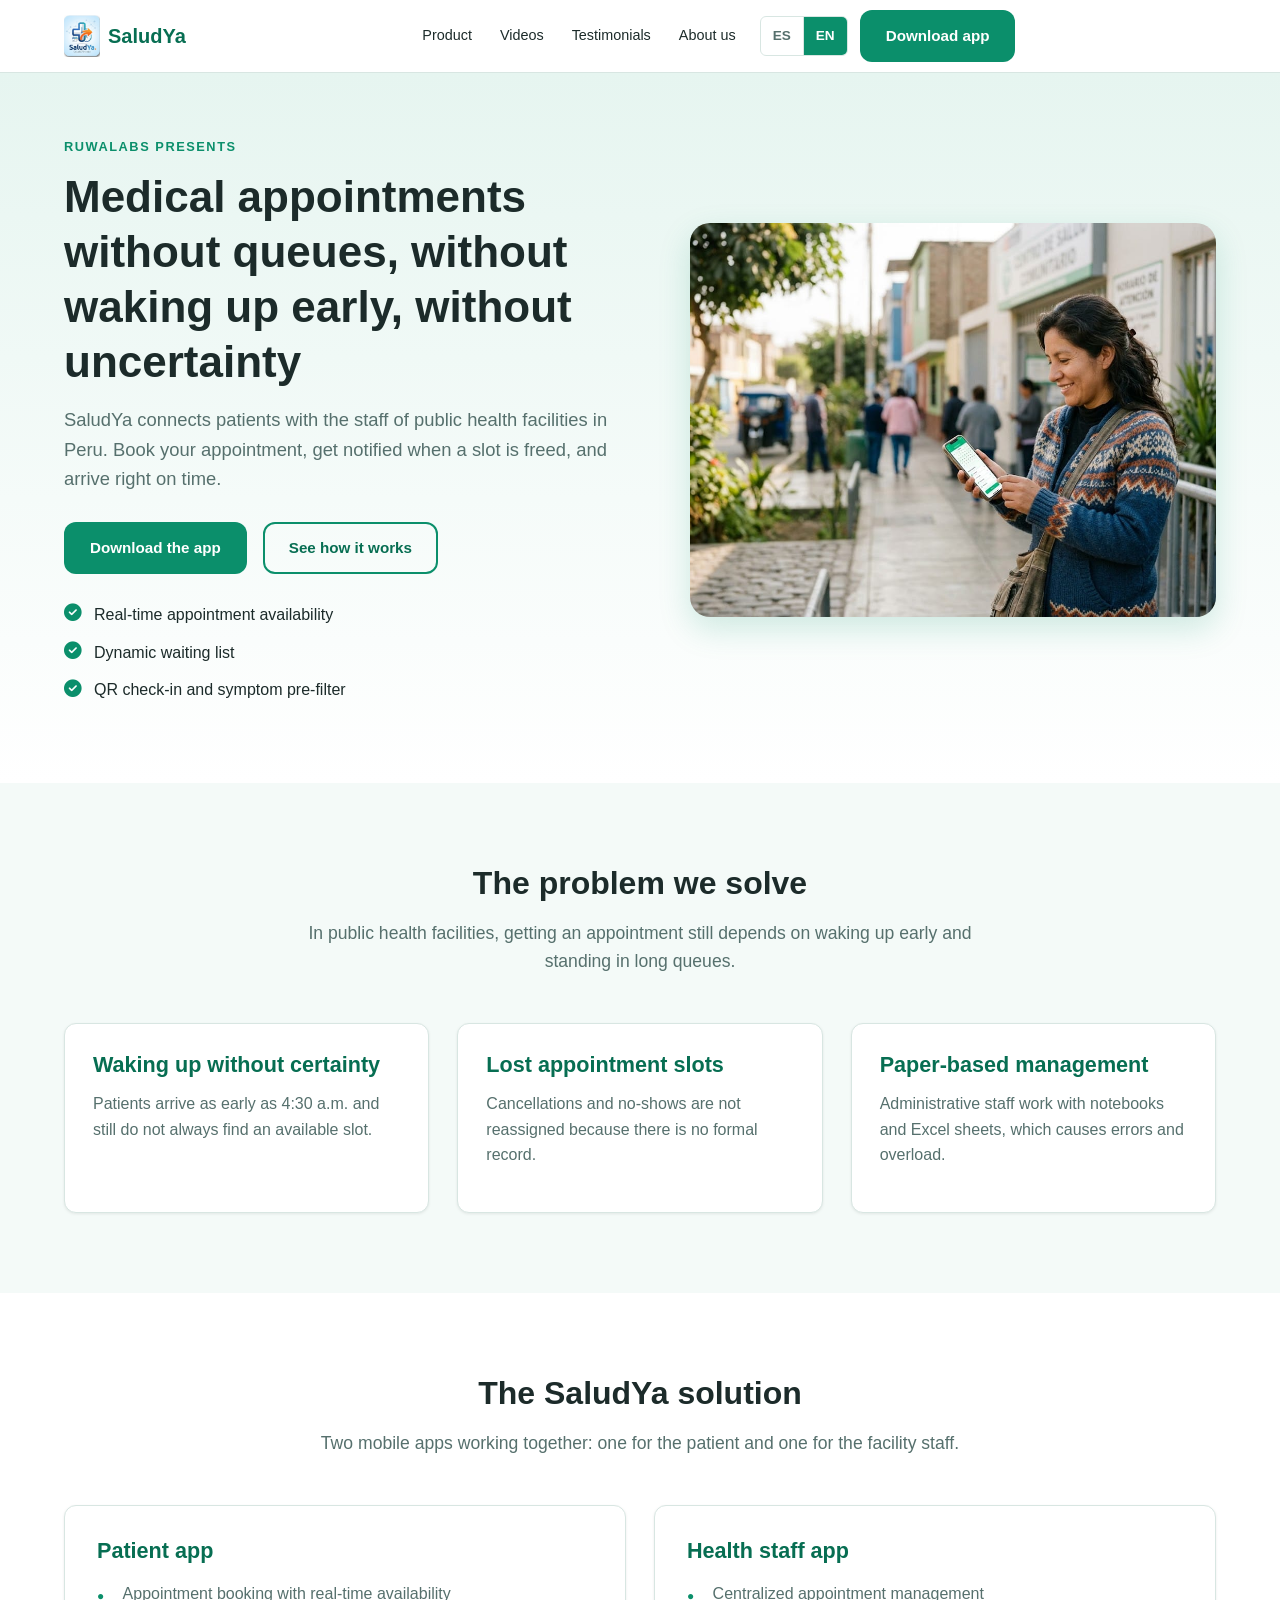
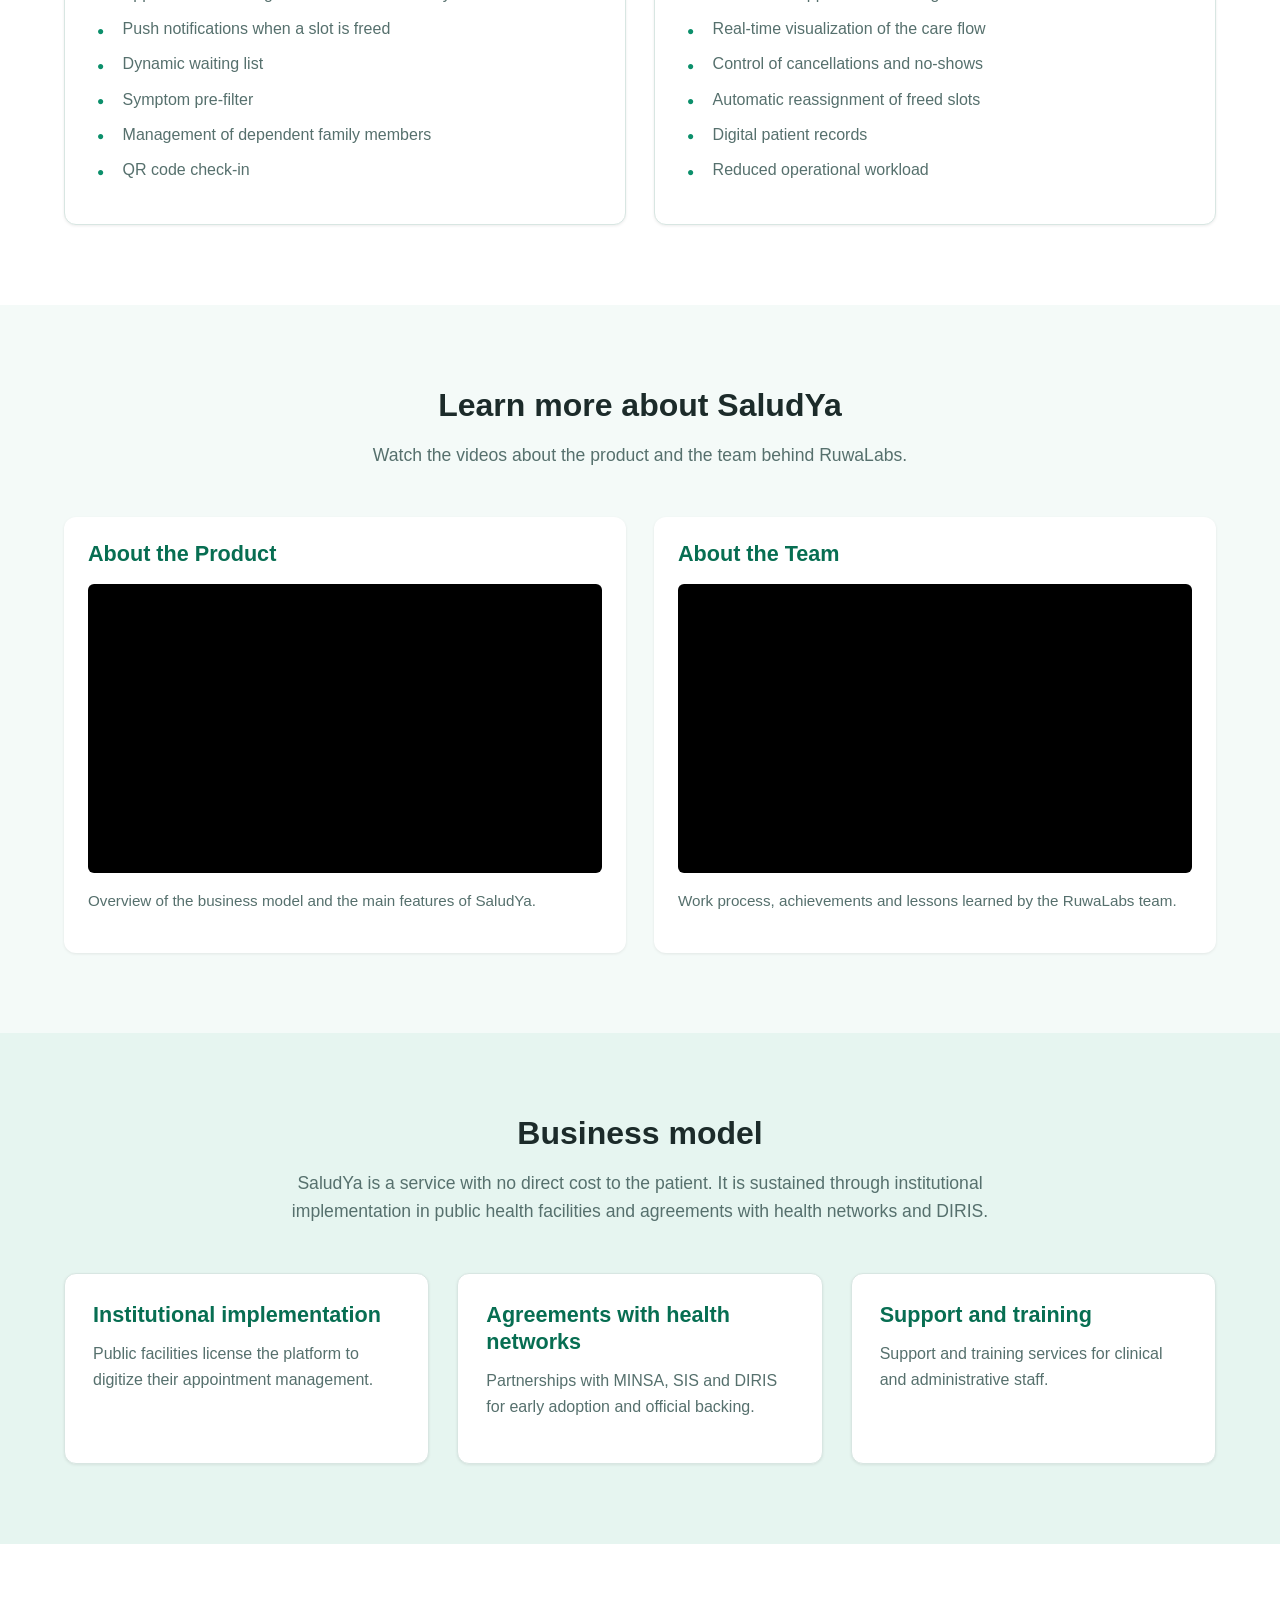
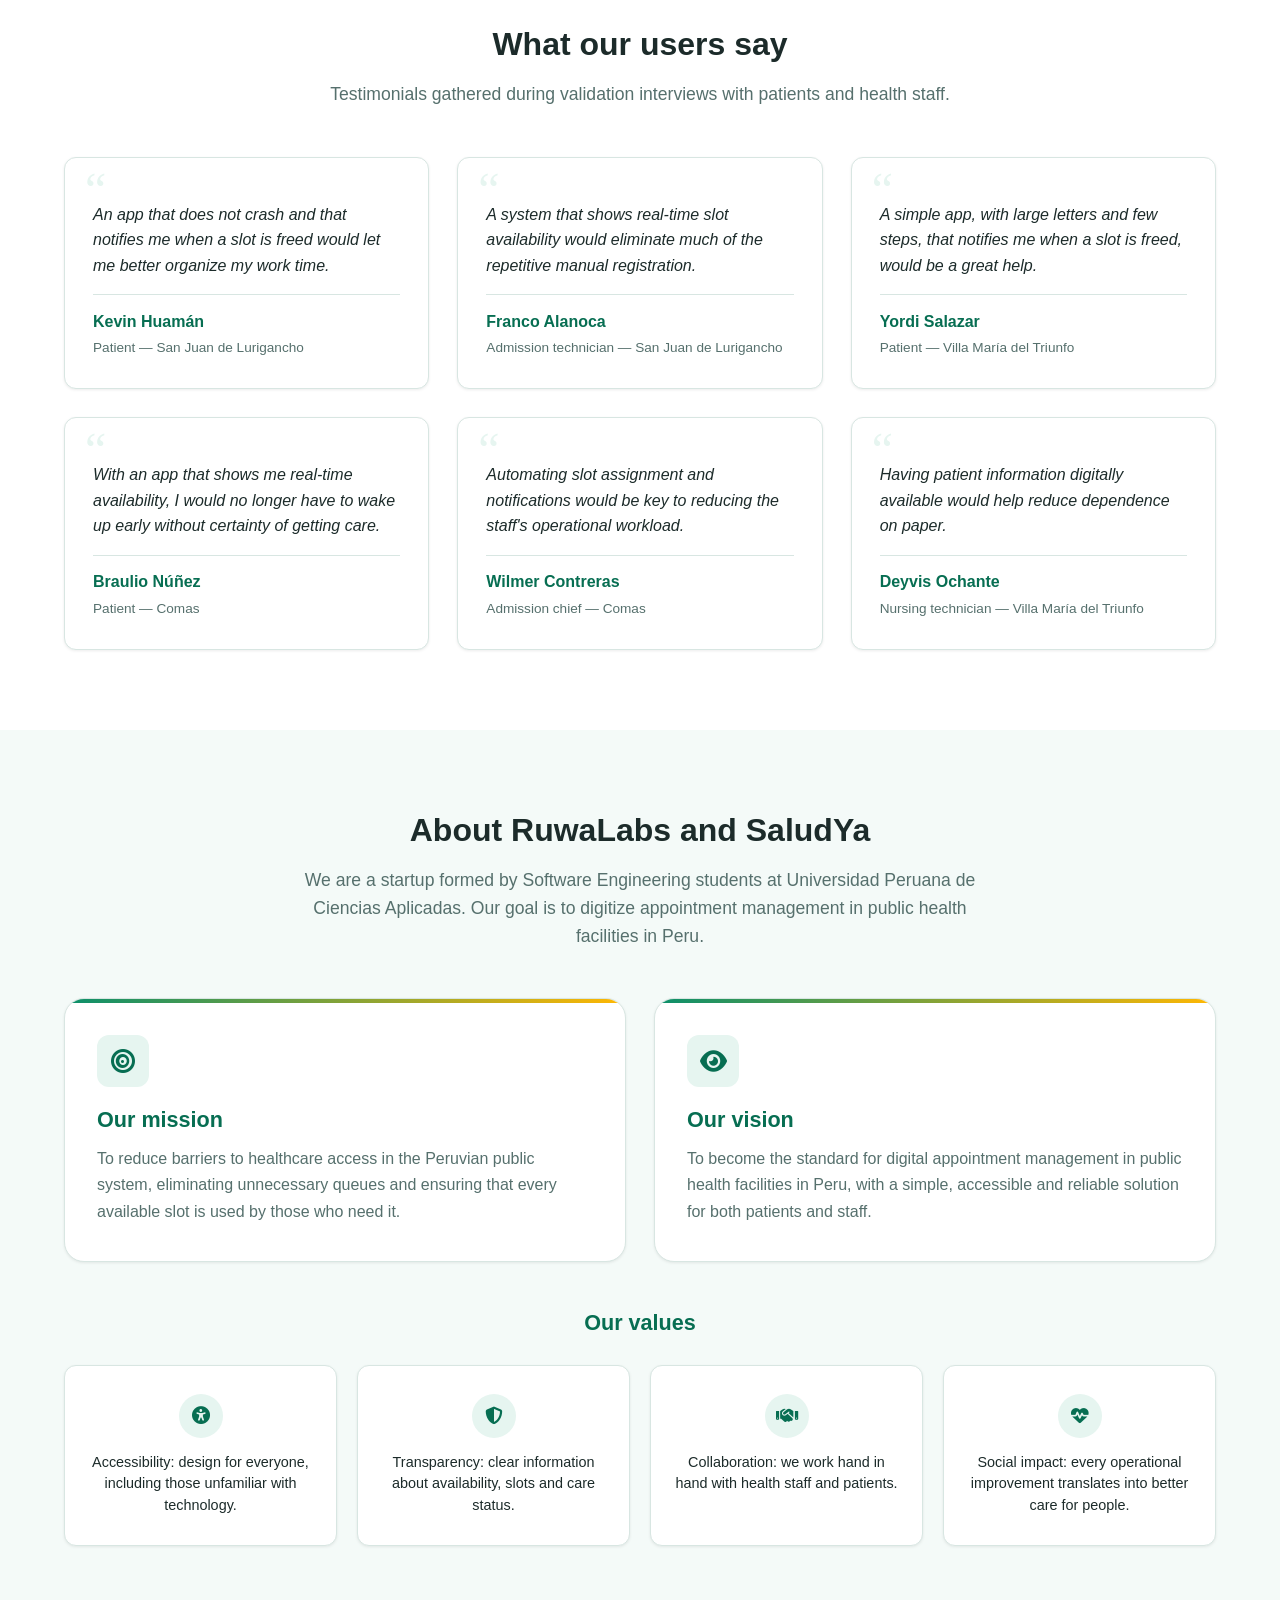
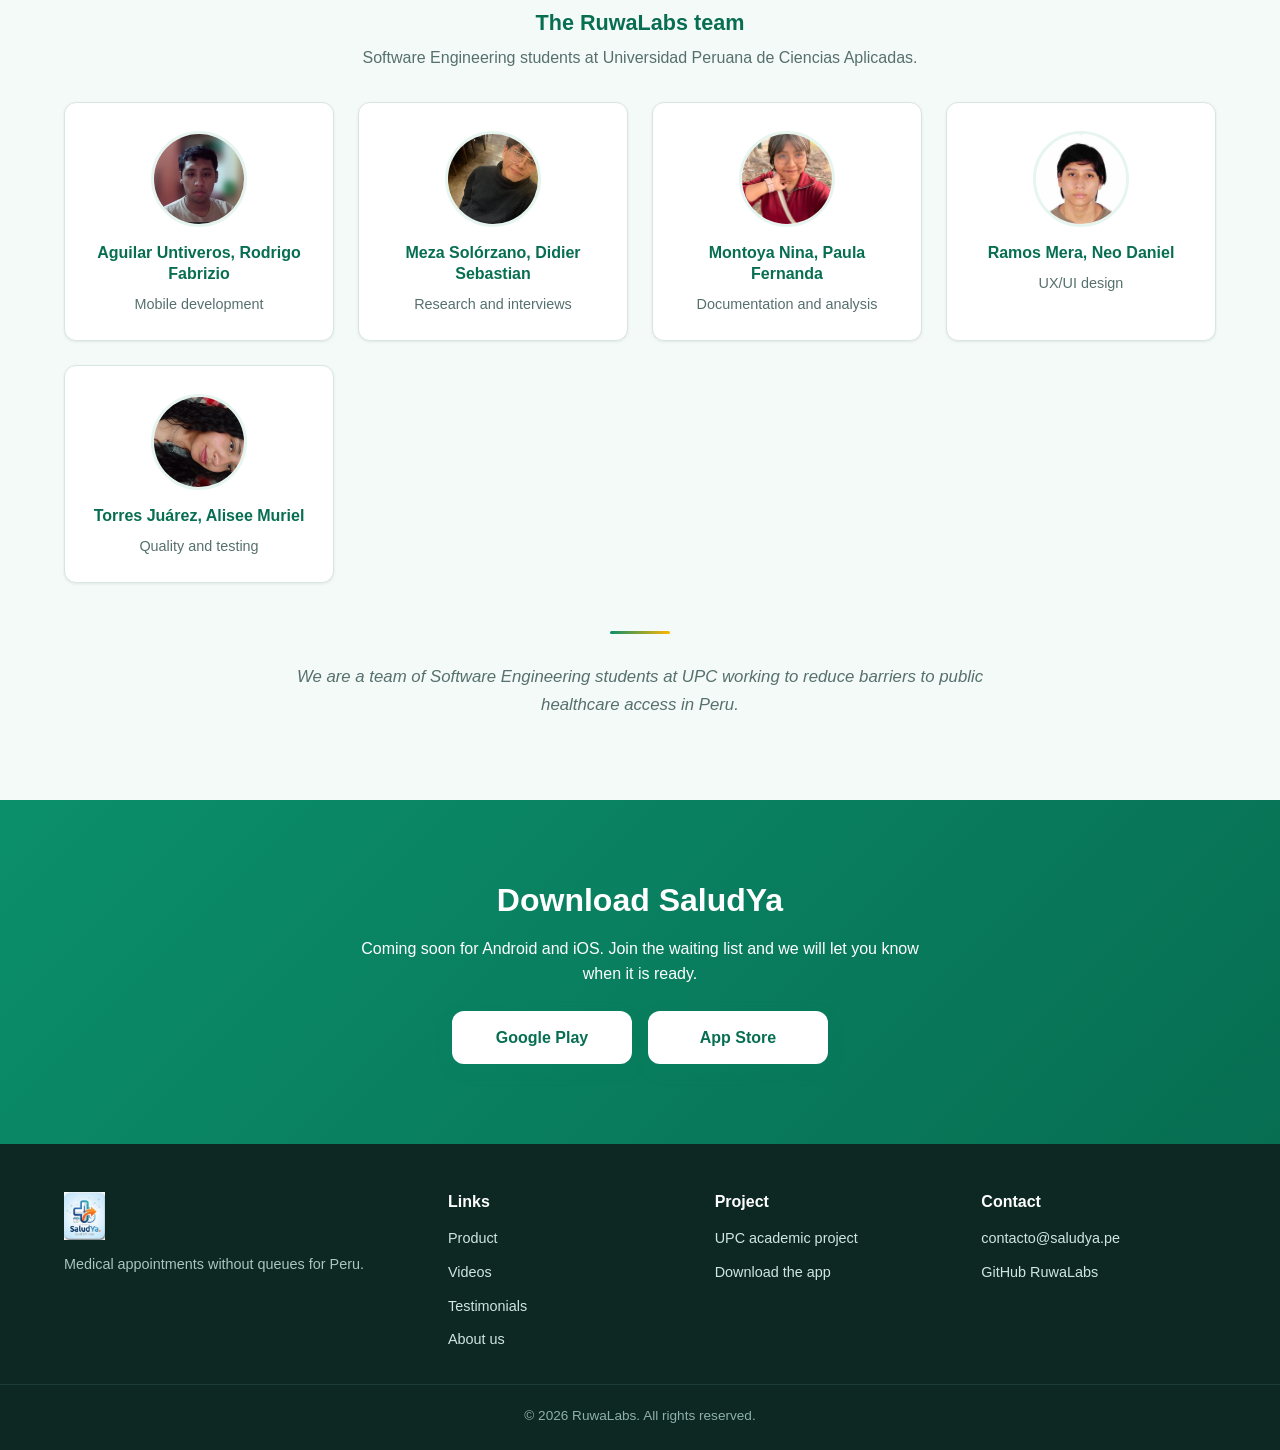
<file: index.html>
<!DOCTYPE html>
<html lang="es">
<head>
  <meta charset="UTF-8">
  <meta name="viewport" content="width=device-width, initial-scale=1.0">
  <meta name="description" content="SaludYa — Plataforma digital que conecta pacientes y personal de establecimientos públicos de salud en Perú. Reserva de citas, lista de espera dinámica y check-in por QR.">
  <meta name="keywords" content="SaludYa, citas médicas, MINSA, SIS, salud pública Perú, reserva de citas, lista de espera, RuwaLabs">
  <meta name="author" content="RuwaLabs">
  <meta name="robots" content="index, follow">

  <!-- Open Graph -->
  <meta property="og:title" content="SaludYa — Citas médicas sin colas">
  <meta property="og:description" content="Reserva tu cita, recibe avisos de cupos liberados y llega justo a tu atención. Para pacientes y personal de establecimientos públicos de salud.">
  <meta property="og:image" content="assets/img/icon-saludya.png">
  <meta property="og:type" content="website">
  <meta property="og:url" content="https://saludya.pe/">

  <!-- Twitter -->
  <meta name="twitter:card" content="summary_large_image">
  <meta name="twitter:title" content="SaludYa — Citas médicas sin colas">
  <meta name="twitter:description" content="Reserva de citas, lista de espera dinámica y check-in por QR para establecimientos públicos de salud.">
  <meta name="twitter:image" content="assets/img/icon-saludya.png">

  <title>SaludYa | Landing Page</title>

  <link rel="icon" type="image/png" href="assets/img/icon-saludya.png">

  <!-- Font Awesome -->
  <link rel="stylesheet" href="https://cdnjs.cloudflare.com/ajax/libs/font-awesome/6.5.2/css/all.min.css" integrity="sha512-SnH5WK+bZxgPHs44uWIX+LLJAJ9/2PkPKZ5QiAj6Ta86w+fsb2TkcmfRyVX3pBnMFcV7oQPJkl9QevSCWr3W6A==" crossorigin="anonymous" referrerpolicy="no-referrer">

  <link rel="stylesheet" href="assets/css/styles.css">
  <link rel="stylesheet" href="assets/css/responsive.css">
</head>
<body>

  <!-- ===== Header / Navbar ===== -->
  <header class="site-header">
    <div class="container header-inner">
      <a href="#hero" class="brand" aria-label="SaludYa — Inicio">
        <img src="assets/img/logo-saludya.png" alt="" class="brand-logo">
        <span class="brand-name" data-i18n="brand.name"></span>
      </a>

      <div class="header-end">
        <button class="nav-toggle" data-i18n-attr="aria-label:nav.toggleOpen" aria-expanded="false" aria-controls="primary-nav">
          <span class="nav-toggle-bar"></span>
          <span class="nav-toggle-bar"></span>
          <span class="nav-toggle-bar"></span>
        </button>

        <nav id="primary-nav" class="primary-nav" data-i18n-attr="aria-label:nav.ariaLabel">
          <ul class="nav-list">
            <li><a href="#problem" data-i18n="nav.product" class="is-active"></a></li>
            <li><a href="#videos" data-i18n="nav.videos"></a></li>
            <li><a href="#testimonials" data-i18n="nav.testimonials"></a></li>
            <li><a href="#about" data-i18n="nav.about"></a></li>
          </ul>

          <div class="lang-switch" role="group" data-i18n-attr="aria-label:lang.ariaLabel">
            <button type="button" class="lang-btn is-active" data-lang="es" aria-pressed="true">ES</button>
            <button type="button" class="lang-btn" data-lang="en" aria-pressed="false">EN</button>
          </div>

          <a href="#download" class="btn btn-primary nav-cta" data-i18n="nav.cta"></a>
        </nav>
      </div>
    </div>
  </header>

  <main id="main" role="main">

    <!-- ===== Hero ===== -->
    <section id="hero" class="hero" aria-labelledby="hero-title">
      <div class="container hero-inner">
        <div class="hero-text">
          <p class="hero-eyebrow" data-i18n="hero.eyebrow"></p>
          <h1 id="hero-title" class="hero-title" data-i18n="hero.title"></h1>
          <p class="hero-subtitle" data-i18n="hero.subtitle"></p>
          <div class="hero-actions">
            <a href="#download" class="btn btn-primary" data-i18n="hero.ctaPrimary"></a>
            <a href="#videos" class="btn btn-ghost" data-i18n="hero.ctaSecondary"></a>
          </div>
          <ul class="hero-bullets">
            <li>
              <i class="fa-solid fa-circle-check" aria-hidden="true"></i>
              <span data-i18n="hero.bullet1"></span>
            </li>
            <li>
              <i class="fa-solid fa-circle-check" aria-hidden="true"></i>
              <span data-i18n="hero.bullet2"></span>
            </li>
            <li>
              <i class="fa-solid fa-circle-check" aria-hidden="true"></i>
              <span data-i18n="hero.bullet3"></span>
            </li>
          </ul>
        </div>
        <div class="hero-visual">
          <img
            src="assets/img/hero-bg.jpg"
            alt="Paciente usando la aplicación SaludYa en su celular"
            class="hero-img"
            width="1024"
            height="768"
            fetchpriority="high"
            decoding="async"
            data-i18n-attr="alt:hero.imgAlt">
        </div>
      </div>
    </section>

    <!-- ===== Problema ===== -->
    <section id="problem" class="section section-problem" aria-labelledby="problem-title">
      <div class="container">
        <header class="section-header">
          <h2 id="problem-title" data-i18n="problem.title"></h2>
          <p class="section-subtitle" data-i18n="problem.subtitle"></p>
        </header>

        <div class="grid grid-3">
          <article class="card">
            <h3 data-i18n="problem.card1.title"></h3>
            <p data-i18n="problem.card1.text"></p>
          </article>
          <article class="card">
            <h3 data-i18n="problem.card2.title"></h3>
            <p data-i18n="problem.card2.text"></p>
          </article>
          <article class="card">
            <h3 data-i18n="problem.card3.title"></h3>
            <p data-i18n="problem.card3.text"></p>
          </article>
        </div>
      </div>
    </section>

    <!-- ===== Solución ===== -->
    <section id="solution" class="section section-solution" aria-labelledby="solution-title">
      <div class="container">
        <header class="section-header">
          <h2 id="solution-title" data-i18n="solution.title"></h2>
          <p class="section-subtitle" data-i18n="solution.subtitle"></p>
        </header>

        <div class="grid grid-2">
          <article class="feature">
            <h3 data-i18n="solution.patient.title"></h3>
            <ul>
              <li data-i18n="solution.patient.item1"></li>
              <li data-i18n="solution.patient.item2"></li>
              <li data-i18n="solution.patient.item3"></li>
              <li data-i18n="solution.patient.item4"></li>
              <li data-i18n="solution.patient.item5"></li>
              <li data-i18n="solution.patient.item6"></li>
            </ul>
          </article>
          <article class="feature">
            <h3 data-i18n="solution.staff.title"></h3>
            <ul>
              <li data-i18n="solution.staff.item1"></li>
              <li data-i18n="solution.staff.item2"></li>
              <li data-i18n="solution.staff.item3"></li>
              <li data-i18n="solution.staff.item4"></li>
              <li data-i18n="solution.staff.item5"></li>
              <li data-i18n="solution.staff.item6"></li>
            </ul>
          </article>
        </div>
      </div>
    </section>

    <!-- ===== Videos ===== -->
    <section id="videos" class="section section-videos" aria-labelledby="videos-title">
      <div class="container">
        <header class="section-header">
          <h2 id="videos-title" data-i18n="videos.title"></h2>
          <p class="section-subtitle" data-i18n="videos.subtitle"></p>
        </header>

        <div class="grid grid-2">
          <article class="video-block">
            <h3 data-i18n="videos.product.title"></h3>
            <div class="video-wrapper">
              <iframe
                src="https://www.youtube.com"
                title="Video About the Product — SaludYa"
                frameborder="0"
                allow="accelerometer; autoplay; clipboard-write; encrypted-media; gyroscope; picture-in-picture"
                allowfullscreen
                loading="lazy">
              </iframe>
            </div>
            <p data-i18n="videos.product.caption"></p>
          </article>

          <article class="video-block">
            <h3 data-i18n="videos.team.title"></h3>
            <div class="video-wrapper">
              <iframe
                src="https://www.youtube.com"
                title="Video About the Team — RuwaLabs"
                frameborder="0"
                allow="accelerometer; autoplay; clipboard-write; encrypted-media; gyroscope; picture-in-picture"
                allowfullscreen
                loading="lazy">
              </iframe>
            </div>
            <p data-i18n="videos.team.caption"></p>
          </article>
        </div>
      </div>
    </section>

    <!-- ===== Modelo de negocio ===== -->
    <section id="business" class="section section-business" aria-labelledby="business-title">
      <div class="container">
        <header class="section-header">
          <h2 id="business-title" data-i18n="business.title"></h2>
          <p class="section-subtitle" data-i18n="business.subtitle"></p>
        </header>

        <div class="grid grid-3">
          <article class="card">
            <h3 data-i18n="business.card1.title"></h3>
            <p data-i18n="business.card1.text"></p>
          </article>
          <article class="card">
            <h3 data-i18n="business.card2.title"></h3>
            <p data-i18n="business.card2.text"></p>
          </article>
          <article class="card">
            <h3 data-i18n="business.card3.title"></h3>
            <p data-i18n="business.card3.text"></p>
          </article>
        </div>
      </div>
    </section>

    <!-- ===== Testimonios ===== -->
    <section id="testimonials" class="section section-testimonials" aria-labelledby="testimonials-title">
      <div class="container">
        <header class="section-header">
          <h2 id="testimonials-title" data-i18n="testimonials.title"></h2>
          <p class="section-subtitle" data-i18n="testimonials.subtitle"></p>
        </header>

        <div class="grid grid-3">
          <figure class="testimonial">
            <blockquote>
              <p data-i18n="testimonials.kevin.quote"></p>
            </blockquote>
            <figcaption>
              <strong>Kevin Huamán</strong>
              <span data-i18n="testimonials.kevin.role"></span>
            </figcaption>
          </figure>

          <figure class="testimonial">
            <blockquote>
              <p data-i18n="testimonials.franco.quote"></p>
            </blockquote>
            <figcaption>
              <strong>Franco Alanoca</strong>
              <span data-i18n="testimonials.franco.role"></span>
            </figcaption>
          </figure>

          <figure class="testimonial">
            <blockquote>
              <p data-i18n="testimonials.yordi.quote"></p>
            </blockquote>
            <figcaption>
              <strong>Yordi Salazar</strong>
              <span data-i18n="testimonials.yordi.role"></span>
            </figcaption>
          </figure>

          <figure class="testimonial">
            <blockquote>
              <p data-i18n="testimonials.braulio.quote"></p>
            </blockquote>
            <figcaption>
              <strong>Braulio Núñez</strong>
              <span data-i18n="testimonials.braulio.role"></span>
            </figcaption>
          </figure>

          <figure class="testimonial">
            <blockquote>
              <p data-i18n="testimonials.wilmer.quote"></p>
            </blockquote>
            <figcaption>
              <strong>Wilmer Contreras</strong>
              <span data-i18n="testimonials.wilmer.role"></span>
            </figcaption>
          </figure>

          <figure class="testimonial">
            <blockquote>
              <p data-i18n="testimonials.deyvis.quote"></p>
            </blockquote>
            <figcaption>
              <strong>Deyvis Ochante</strong>
              <span data-i18n="testimonials.deyvis.role"></span>
            </figcaption>
          </figure>
        </div>
      </div>
    </section>

    <!-- ===== Sobre nosotros (fusiona About + Team) ===== -->
    <section id="about" class="section section-about" aria-labelledby="about-title">
      <div class="container">
        <header class="section-header">
          <h2 id="about-title" data-i18n="about.title"></h2>
          <p class="section-subtitle" data-i18n="about.subtitle"></p>
        </header>

        <!-- Misión y Visión -->
        <div class="about-pillars">
          <article class="about-pillar">
            <div class="about-pillar-icon" aria-hidden="true">
              <i class="fa-solid fa-bullseye"></i>
            </div>
            <h3 data-i18n="about.mission.title"></h3>
            <p data-i18n="about.mission.text"></p>
          </article>

          <article class="about-pillar">
            <div class="about-pillar-icon" aria-hidden="true">
              <i class="fa-solid fa-eye"></i>
            </div>
            <h3 data-i18n="about.vision.title"></h3>
            <p data-i18n="about.vision.text"></p>
          </article>
        </div>

        <!-- Valores -->
        <div class="about-values-header">
          <h3 data-i18n="about.values.title"></h3>
        </div>
        <ul class="values-grid">
          <li class="value-card">
            <div class="value-icon" aria-hidden="true">
              <i class="fa-solid fa-universal-access"></i>
            </div>
            <span data-i18n="about.values.v1"></span>
          </li>
          <li class="value-card">
            <div class="value-icon" aria-hidden="true">
              <i class="fa-solid fa-shield-halved"></i>
            </div>
            <span data-i18n="about.values.v2"></span>
          </li>
          <li class="value-card">
            <div class="value-icon" aria-hidden="true">
              <i class="fa-solid fa-handshake"></i>
            </div>
            <span data-i18n="about.values.v3"></span>
          </li>
          <li class="value-card">
            <div class="value-icon" aria-hidden="true">
              <i class="fa-solid fa-heart-pulse"></i>
            </div>
            <span data-i18n="about.values.v4"></span>
          </li>
        </ul>

        <!-- Equipo -->
        <div class="about-team-header">
          <h3 data-i18n="team.title"></h3>
          <p data-i18n="team.subtitle"></p>
        </div>
        <ul class="team-list">
          <li class="team-member">
            <img src="assets/img/team/rodrigo.jpg" alt="" class="team-photo" loading="lazy" data-i18n-attr="alt:team.members.rodrigoAlt">
            <strong data-i18n="team.members.rodrigo"></strong>
            <span data-i18n="team.role.dev"></span>
          </li>
          <li class="team-member">
            <img src="assets/img/team/didier.jpg" alt="" class="team-photo" loading="lazy" data-i18n-attr="alt:team.members.didierAlt">
            <strong data-i18n="team.members.didier"></strong>
            <span data-i18n="team.role.research"></span>
          </li>
          <li class="team-member">
            <img src="assets/img/team/paula.jpg" alt="" class="team-photo" loading="lazy" data-i18n-attr="alt:team.members.paulaAlt">
            <strong data-i18n="team.members.paula"></strong>
            <span data-i18n="team.role.docs"></span>
          </li>
          <li class="team-member">
            <img src="assets/img/team/neo.jpg" alt="" class="team-photo" loading="lazy" data-i18n-attr="alt:team.members.neoAlt">
            <strong data-i18n="team.members.neo"></strong>
            <span data-i18n="team.role.ux"></span>
          </li>
          <li class="team-member">
            <img src="assets/img/team/alisee.jpg" alt="" class="team-photo" loading="lazy" data-i18n-attr="alt:team.members.aliseeAlt">
            <strong data-i18n="team.members.alisee"></strong>
            <span data-i18n="team.role.qa"></span>
          </li>
        </ul>

        <!-- Cierre -->
        <p class="about-closing" data-i18n="about.closing"></p>
      </div>
    </section>

    <!-- ===== Descarga ===== -->
    <section id="download" class="section section-download" aria-labelledby="download-title">
      <div class="container download-inner">
        <h2 id="download-title" data-i18n="download.title"></h2>
        <p data-i18n="download.subtitle"></p>
        <div class="store-buttons">
          <a href="#" class="store-btn" data-i18n-attr="aria-label:download.androidAria">
            <span data-i18n="download.android"></span>
          </a>
          <a href="#" class="store-btn" data-i18n-attr="aria-label:download.iosAria">
            <span data-i18n="download.ios"></span>
          </a>
        </div>
      </div>
    </section>

  </main>

  <!-- ===== Footer ===== -->
  <footer class="site-footer" role="contentinfo">
    <div class="container footer-inner">
      <div class="footer-col">
        <img src="assets/img/logo-saludya.png" alt="" class="footer-logo">
        <p data-i18n="footer.tagline"></p>
      </div>

      <div class="footer-col">
        <h3 data-i18n="footer.links"></h3>
        <ul>
          <li><a href="#problem" data-i18n="nav.product"></a></li>
          <li><a href="#videos" data-i18n="nav.videos"></a></li>
          <li><a href="#testimonials" data-i18n="nav.testimonials"></a></li>
          <li><a href="#about" data-i18n="nav.about"></a></li>
        </ul>
      </div>

      <div class="footer-col">
        <h3 data-i18n="footer.legal"></h3>
        <ul>
          <li><a href="#about" data-i18n="footer.academic"></a></li>
          <li><a href="#download" data-i18n="footer.download"></a></li>
        </ul>
      </div>

      <div class="footer-col">
        <h3 data-i18n="footer.contact"></h3>
        <ul>
          <li><a href="mailto:contacto@saludya.pe">contacto@saludya.pe</a></li>
          <li><a href="https://github.com/RuwaLabs" target="_blank" rel="noopener">GitHub RuwaLabs</a></li>
        </ul>
      </div>
    </div>

    <div class="footer-bottom">
      <p data-i18n="footer.copyright"></p>
    </div>
  </footer>

  <script src="assets/js/i18n.js" defer></script>
  <script src="assets/js/main.js" defer></script>
</body>
</html>
</file>
<file: assets/css/styles.css>
/* =========================================================
   SaludYa — Estilos globales
   RuwaLabs · UPC · 2026
   ========================================================= */

/* ---------- Variables de marca ---------- */
:root {
  --color-primary: #0b8f6b;
  --color-primary-dark: #076e52;
  --color-primary-light: #e6f5f0;
  --color-accent: #ffb703;
  --color-text: #1c2b2a;
  --color-text-muted: #56706d;
  --color-bg: #ffffff;
  --color-bg-alt: #f4faf8;
  --color-border: #d8e6e2;
  --color-white: #ffffff;
  --color-danger: #c0392b;

  --font-base: "Segoe UI", "Helvetica Neue", Arial, sans-serif;
  --font-heading: "Segoe UI", "Helvetica Neue", Arial, sans-serif;

  --radius-sm: 6px;
  --radius-md: 12px;
  --radius-lg: 20px;

  --shadow-sm: 0 1px 3px rgba(0, 0, 0, 0.08);
  --shadow-md: 0 6px 18px rgba(11, 143, 107, 0.12);
  --shadow-lg: 0 12px 32px rgba(11, 143, 107, 0.18);

  --transition: 0.25s ease;
  --container-max: 1200px;

  /* Escala de espaciado consistente */
  --space-1: 0.25rem;
  --space-2: 0.5rem;
  --space-3: 0.75rem;
  --space-4: 1rem;
  --space-5: 1.5rem;
  --space-6: 2rem;

  /* Header y logo */
  --header-height: 72px;
  --header-bg: rgba(255, 255, 255, 0.95);
  --header-blur: 8px;
  --logo-height: 44px;
  --logo-height-sm: 36px;
  --logo-gap: var(--space-2);
}

/* ---------- Reset ---------- */
*,
*::before,
*::after {
  box-sizing: border-box;
  margin: 0;
  padding: 0;
}

html {
  scroll-behavior: smooth;
  -webkit-text-size-adjust: 100%;
}

body {
  font-family: var(--font-base);
  font-size: 16px;
  line-height: 1.6;
  color: var(--color-text);
  background-color: var(--color-bg);
  -webkit-font-smoothing: antialiased;
}

img {
  max-width: 100%;
  height: auto;
  display: block;
}

a {
  color: var(--color-primary);
  text-decoration: none;
  transition: color var(--transition);
}

a:hover,
a:focus {
  color: var(--color-primary-dark);
  text-decoration: underline;
}

ul {
  list-style: none;
}

h1, h2, h3, h4 {
  font-family: var(--font-heading);
  line-height: 1.25;
  color: var(--color-text);
  margin-bottom: 0.5em;
}

h1 { font-size: 2.5rem; }
h2 { font-size: 2rem; }
h3 { font-size: 1.35rem; }

p {
  margin-bottom: 1em;
  color: var(--color-text-muted);
}

/* ---------- Accesibilidad ---------- */
:focus-visible {
  outline: 3px solid var(--color-accent);
  outline-offset: 2px;
}

/* ---------- Layout ---------- */
.container {
  width: 100%;
  max-width: var(--container-max);
  margin: 0 auto;
  padding: 0 1.5rem;
}

.section {
  padding: 5rem 0;
}

.section-header {
  text-align: center;
  max-width: 720px;
  margin: 0 auto 3rem;
}

.section-subtitle {
  font-size: 1.1rem;
  color: var(--color-text-muted);
}

/* Fondos alternos en el nuevo orden:
   hero        → gradiente propio
   problem     → bg-alt
   solution    → bg
   videos      → bg-alt
   business    → primary-light
   testimonials→ bg
   about       → bg-alt
   download    → gradiente propio */

.section-problem { background-color: var(--color-bg-alt); }
.section-solution { background-color: var(--color-bg); }
.section-videos { background-color: var(--color-bg-alt); }
.section-business { background-color: var(--color-primary-light); }
.section-testimonials { background-color: var(--color-bg); }
.section-about { background-color: var(--color-bg-alt); }
.section-download {
  background: linear-gradient(135deg, var(--color-primary) 0%, var(--color-primary-dark) 100%);
  color: var(--color-white);
  text-align: center;
}

.section-download h2,
.section-download p {
  color: var(--color-white);
}

/* =========================================================
   Header
   ========================================================= */

.site-header {
  position: sticky;
  top: 0;
  z-index: 1000;
  background: var(--color-white);
  border-bottom: 1px solid var(--color-border);
}

@supports (backdrop-filter: blur(8px)) or (-webkit-backdrop-filter: blur(8px)) {
  .site-header {
    background: var(--header-bg);
    -webkit-backdrop-filter: blur(var(--header-blur));
    backdrop-filter: blur(var(--header-blur));
  }
}

.header-inner {
  display: flex;
  align-items: center;
  gap: var(--space-5);
  min-height: var(--header-height);
  padding-top: var(--space-2);
  padding-bottom: var(--space-2);
}

/* ---------- Marca ---------- */
.brand {
  display: inline-flex;
  align-items: center;
  gap: var(--logo-gap);
  color: var(--color-primary-dark);
  font-weight: 700;
  font-size: 1.35rem;
  line-height: 1;
  flex-shrink: 0;
  min-width: 0;
  text-decoration: none;
  cursor: pointer;
  user-select: none;
}

.brand:hover,
.brand:focus {
  text-decoration: none;
  color: var(--color-primary);
}

.brand-logo {
  height: var(--logo-height);
  width: auto;
  max-width: 100%;
  object-fit: contain;
  display: block;
  flex-shrink: 0;
}

.brand-name {
  display: inline-block;
  line-height: 1;
  font-size: 1.35rem;
  white-space: nowrap;
  overflow: hidden;
  text-overflow: ellipsis;
}

/* ---------- Contenedor derecho ---------- */
.header-end {
  display: flex;
  align-items: center;
  gap: var(--space-3);
  flex: 1;
  justify-content: flex-end;
}

/* ---------- Navegación principal ---------- */
.primary-nav {
  display: flex;
  align-items: center;
  gap: var(--space-3);
  flex: 1;
  justify-content: center;
}

.nav-list {
  display: flex;
  align-items: center;
  gap: var(--space-1);
  list-style: none;
  margin: 0;
  padding: 0;
}

.nav-list li {
  display: flex;
  justify-content: center;
  align-items: center;
}

.nav-list a {
  position: relative;
  display: inline-flex;
  align-items: center;
  justify-content: center;
  padding: var(--space-2) var(--space-3);
  font-size: 0.95rem;
  font-weight: 500;
  color: var(--color-text);
  white-space: nowrap;
  text-align: center;
  border-radius: var(--radius-sm);
  text-decoration: none;
  transition: color var(--transition), background-color var(--transition);
}

.nav-list a:hover {
  color: var(--color-primary);
  background-color: var(--color-primary-light);
  text-decoration: none;
}

.nav-list a:focus-visible {
  outline: 3px solid var(--color-accent);
  outline-offset: 2px;
}

.nav-list a.is-active {
  color: var(--color-primary);
  font-weight: 700;
  background-color: transparent;
}

.nav-list a::after {
  content: "";
  position: absolute;
  left: var(--space-3);
  right: var(--space-3);
  bottom: 4px;
  height: 2px;
  background: var(--color-primary);
  border-radius: 2px;
  transform: scaleX(0);
  transform-origin: center;
  transition: transform var(--transition);
}

.nav-list a.is-active::after {
  transform: scaleX(1);
}

/* ---------- Selector de idioma ---------- */
.lang-switch {
  display: inline-flex;
  border: 1px solid var(--color-border);
  border-radius: var(--radius-sm);
  overflow: hidden;
  flex-shrink: 0;
}

.lang-btn {
  appearance: none;
  background: transparent;
  border: 0;
  min-width: 40px;
  padding: var(--space-2) var(--space-3);
  font: inherit;
  font-weight: 600;
  font-size: 0.85rem;
  color: var(--color-text-muted);
  cursor: pointer;
  transition: background-color var(--transition), color var(--transition);
}

.lang-btn + .lang-btn {
  border-left: 1px solid var(--color-border);
}

.lang-btn:hover:not(.is-active) {
  background: var(--color-primary-light);
  color: var(--color-primary-dark);
}

.lang-btn.is-active {
  background: var(--color-primary);
  color: var(--color-white);
  cursor: default;
}

.lang-btn:focus-visible {
  outline: 3px solid var(--color-accent);
  outline-offset: -3px;
}

/* ---------- CTA del nav ---------- */
.nav-cta {
  padding: var(--space-2) var(--space-4);
  font-size: 0.9rem;
  white-space: nowrap;
  flex-shrink: 0;
  text-align: center;
}

/* ---------- Botón hamburguesa ---------- */
.nav-toggle {
  display: none;
  flex-direction: column;
  justify-content: center;
  gap: 5px;
  width: 40px;
  height: 40px;
  padding: 0;
  background: transparent;
  border: 0;
  cursor: pointer;
  border-radius: var(--radius-sm);
  transition: background-color var(--transition);
}

.nav-toggle:hover {
  background-color: var(--color-primary-light);
}

.nav-toggle:focus-visible {
  outline: 3px solid var(--color-accent);
  outline-offset: 2px;
}

.nav-toggle-bar {
  display: block;
  width: 24px;
  height: 3px;
  margin: 0 auto;
  background: var(--color-primary-dark);
  border-radius: 3px;
  transition: transform var(--transition), opacity var(--transition);
}

.nav-toggle[aria-expanded="true"] .nav-toggle-bar:nth-child(1) {
  transform: translateY(8px) rotate(45deg);
}

.nav-toggle[aria-expanded="true"] .nav-toggle-bar:nth-child(2) {
  opacity: 0;
}

.nav-toggle[aria-expanded="true"] .nav-toggle-bar:nth-child(3) {
  transform: translateY(-8px) rotate(-45deg);
}

/* ---------- Botones ---------- */
.btn {
  display: inline-flex;
  justify-content: center;
  align-items: center;
  padding: 0.75rem 1.5rem;
  border-radius: var(--radius-md);
  font-weight: 600;
  font-size: 0.95rem;
  text-align: center;
  cursor: pointer;
  border: 2px solid transparent;
  transition: all var(--transition);
  text-decoration: none;
}

.btn:hover { text-decoration: none; }

.btn-primary {
  background-color: var(--color-primary);
  color: var(--color-white);
}

.btn-primary:hover,
.btn-primary:focus {
  background-color: var(--color-primary-dark);
  color: var(--color-white);
  box-shadow: var(--shadow-md);
}

.btn-ghost {
  background-color: transparent;
  color: var(--color-primary-dark);
  border-color: var(--color-primary);
}

.btn-ghost:hover,
.btn-ghost:focus {
  background-color: var(--color-primary-light);
  color: var(--color-primary-dark);
}

/* ---------- Hero ---------- */
.hero {
  padding: 4rem 0 5rem;
  background: linear-gradient(180deg, var(--color-primary-light) 0%, var(--color-bg) 100%);
}

.hero-inner {
  display: grid;
  grid-template-columns: 1.1fr 1fr;
  gap: 3rem;
  align-items: center;
}

.hero-eyebrow {
  text-transform: uppercase;
  letter-spacing: 0.12em;
  font-size: 0.8rem;
  font-weight: 700;
  color: var(--color-primary);
  margin-bottom: 0.75rem;
}

.hero-title {
  font-size: 2.75rem;
  margin-bottom: 1rem;
}

.hero-subtitle {
  font-size: 1.15rem;
  margin-bottom: 1.75rem;
}

.hero-actions {
  display: flex;
  flex-wrap: wrap;
  gap: 1rem;
  margin-bottom: 1.75rem;
}

.hero-bullets {
  display: flex;
  flex-direction: column;
  gap: 0.75rem;
}

.hero-bullets li {
  display: flex;
  align-items: flex-start;
  gap: 0.75rem;
  color: var(--color-text);
  font-weight: 500;
}

.hero-bullets li i {
  color: var(--color-primary);
  font-size: 1.1rem;
  margin-top: 0.15rem;
  flex-shrink: 0;
}

.hero-img {
  border-radius: var(--radius-lg);
  box-shadow: var(--shadow-lg);
  width: 100%;
  height: auto;
  aspect-ratio: 4 / 3;
  object-fit: cover;
  background-color: var(--color-primary-light);
}

/* ---------- Grid ---------- */
.grid {
  display: grid;
  gap: 1.75rem;
}

.grid-2 { grid-template-columns: repeat(2, 1fr); }
.grid-3 { grid-template-columns: repeat(3, 1fr); }

/* ---------- Cards ---------- */
.card {
  background: var(--color-white);
  border: 1px solid var(--color-border);
  border-radius: var(--radius-md);
  padding: 1.75rem;
  box-shadow: var(--shadow-sm);
  transition: transform var(--transition), box-shadow var(--transition);
}

.card:hover {
  transform: translateY(-4px);
  box-shadow: var(--shadow-md);
}

.card h3 {
  color: var(--color-primary-dark);
  margin-bottom: 0.75rem;
}

/* ---------- Features ---------- */
.feature {
  background: var(--color-white);
  border: 1px solid var(--color-border);
  border-radius: var(--radius-md);
  padding: 2rem;
  box-shadow: var(--shadow-sm);
}

.feature h3 {
  color: var(--color-primary-dark);
  margin-bottom: 1rem;
}

.feature ul li {
  position: relative;
  padding-left: 1.6rem;
  margin-bottom: 0.6rem;
  color: var(--color-text-muted);
}

.feature ul li::before {
  content: "●";
  position: absolute;
  left: 0;
  color: var(--color-primary);
  font-size: 0.75rem;
  top: 0.35rem;
}

/* ---------- Videos ---------- */
.video-block {
  background: var(--color-white);
  border-radius: var(--radius-md);
  padding: 1.5rem;
  box-shadow: var(--shadow-sm);
}

.video-block h3 {
  color: var(--color-primary-dark);
  margin-bottom: 1rem;
}

.video-wrapper {
  position: relative;
  width: 100%;
  padding-bottom: 56.25%;
  height: 0;
  overflow: hidden;
  border-radius: var(--radius-sm);
  background: #000;
}

.video-wrapper iframe {
  position: absolute;
  top: 0;
  left: 0;
  width: 100%;
  height: 100%;
  border: 0;
}

.video-block p {
  margin-top: 1rem;
  font-size: 0.95rem;
}

/* ---------- Testimonios (sin foto) ---------- */
.testimonial {
  background: var(--color-white);
  border: 1px solid var(--color-border);
  border-radius: var(--radius-md);
  padding: 1.75rem;
  box-shadow: var(--shadow-sm);
  display: flex;
  flex-direction: column;
  gap: 1rem;
  position: relative;
}

.testimonial::before {
  content: "\201C";
  position: absolute;
  top: 0.5rem;
  left: 1.25rem;
  font-size: 3rem;
  line-height: 1;
  color: var(--color-primary-light);
  font-family: Georgia, "Times New Roman", serif;
  pointer-events: none;
}

.testimonial blockquote {
  padding-top: 1rem;
}

.testimonial blockquote p {
  font-style: italic;
  color: var(--color-text);
  font-size: 1rem;
  margin-bottom: 0;
}

.testimonial figcaption {
  border-top: 1px solid var(--color-border);
  padding-top: 0.85rem;
  margin-top: auto;
}

.testimonial figcaption strong {
  display: block;
  color: var(--color-primary-dark);
  font-size: 1rem;
}

.testimonial figcaption span {
  font-size: 0.85rem;
  color: var(--color-text-muted);
}

/* ---------- Team (con foto) ---------- */
.team-list {
  display: grid;
  grid-template-columns: repeat(auto-fit, minmax(220px, 1fr));
  gap: 1.5rem;
}

.team-member {
  background: var(--color-white);
  border: 1px solid var(--color-border);
  border-radius: var(--radius-md);
  padding: 1.75rem 1.25rem 1.5rem;
  box-shadow: var(--shadow-sm);
  display: flex;
  flex-direction: column;
  align-items: center;
  text-align: center;
  gap: 0.5rem;
  transition: transform var(--transition), box-shadow var(--transition);
}

.team-member:hover {
  transform: translateY(-4px);
  box-shadow: var(--shadow-md);
}

.team-photo {
  width: 96px;
  height: 96px;
  border-radius: 50%;
  object-fit: cover;
  border: 3px solid var(--color-primary-light);
  background-color: var(--color-primary-light);
  margin-bottom: 0.5rem;
}

.team-member strong {
  color: var(--color-primary-dark);
  font-size: 1rem;
  line-height: 1.3;
}

.team-member span {
  font-size: 0.9rem;
  color: var(--color-text-muted);
}

/* ---------- Download ---------- */
.download-inner {
  max-width: 640px;
  margin: 0 auto;
}

.store-buttons {
  display: flex;
  justify-content: center;
  gap: 1rem;
  margin-top: 1.5rem;
  flex-wrap: wrap;
}

.store-btn {
  background: var(--color-white);
  color: var(--color-primary-dark);
  padding: 0.85rem 1.75rem;
  border-radius: var(--radius-md);
  font-weight: 700;
  box-shadow: var(--shadow-md);
  transition: transform var(--transition);
  min-width: 180px;
  text-align: center;
}

.store-btn:hover,
.store-btn:focus {
  transform: translateY(-2px);
  text-decoration: none;
  color: var(--color-primary-dark);
}

/* ---------- About ---------- */
/* Misión y Visión */
.about-pillars {
  display: grid;
  grid-template-columns: repeat(2, 1fr);
  gap: 1.75rem;
  margin-bottom: 3rem;
}

.about-pillar {
  background: var(--color-white);
  border: 1px solid var(--color-border);
  border-radius: var(--radius-lg);
  padding: 2.25rem 2rem;
  box-shadow: var(--shadow-sm);
  transition: transform var(--transition), box-shadow var(--transition);
  position: relative;
  overflow: hidden;
}

.about-pillar::before {
  content: "";
  position: absolute;
  top: 0;
  left: 0;
  width: 100%;
  height: 4px;
  background: linear-gradient(90deg, var(--color-primary) 0%, var(--color-accent) 100%);
}

.about-pillar:hover {
  transform: translateY(-4px);
  box-shadow: var(--shadow-md);
}

.about-pillar-icon {
  width: 52px;
  height: 52px;
  border-radius: var(--radius-md);
  background: var(--color-primary-light);
  color: var(--color-primary-dark);
  display: inline-flex;
  align-items: center;
  justify-content: center;
  margin-bottom: 1.25rem;
  font-size: 1.5rem;
}

.about-pillar h3 {
  color: var(--color-primary-dark);
  font-size: 1.35rem;
  margin-bottom: 0.75rem;
}

.about-pillar p {
  margin-bottom: 0;
  font-size: 1rem;
  line-height: 1.65;
}

/* Valores */
.about-values-header {
  text-align: center;
  margin-bottom: 1.75rem;
}

.about-values-header h3 {
  color: var(--color-primary-dark);
  font-size: 1.35rem;
  margin-bottom: 0;
}

.values-grid {
  display: grid;
  grid-template-columns: repeat(4, 1fr);
  gap: 1.25rem;
  margin-bottom: 3rem;
  list-style: none;
  padding: 0;
}

.value-card {
  background: var(--color-white);
  border: 1px solid var(--color-border);
  border-radius: var(--radius-md);
  padding: 1.75rem 1.25rem;
  text-align: center;
  box-shadow: var(--shadow-sm);
  transition: transform var(--transition), box-shadow var(--transition), border-color var(--transition);
  display: flex;
  flex-direction: column;
  align-items: center;
  gap: 0.85rem;
}

.value-card:hover {
  transform: translateY(-4px);
  box-shadow: var(--shadow-md);
  border-color: var(--color-primary);
}

.value-icon {
  width: 44px;
  height: 44px;
  border-radius: 50%;
  background: var(--color-primary-light);
  color: var(--color-primary-dark);
  display: inline-flex;
  align-items: center;
  justify-content: center;
  flex-shrink: 0;
  font-size: 1.1rem;
}

.value-card span {
  font-size: 0.9rem;
  color: var(--color-text);
  line-height: 1.5;
  font-weight: 500;
}

/* Equipo dentro de About */
.about-team-header {
  text-align: center;
  margin: 4rem 0 2rem;
}

.about-team-header h3 {
  color: var(--color-primary-dark);
  font-size: 1.35rem;
  margin-bottom: 0.5rem;
}

.about-team-header p {
  color: var(--color-text-muted);
  margin-bottom: 0;
}

/* Cierre de About */
.about-closing {
  text-align: center;
  max-width: 720px;
  margin: 3rem auto 0;
  font-style: italic;
  font-size: 1.05rem;
  line-height: 1.7;
  color: var(--color-text-muted);
  position: relative;
  padding-top: 2rem;
}

.about-closing::before {
  content: "";
  position: absolute;
  top: 0;
  left: 50%;
  transform: translateX(-50%);
  width: 60px;
  height: 3px;
  border-radius: 3px;
  background: linear-gradient(90deg, var(--color-primary) 0%, var(--color-accent) 100%);
}

/* ---------- Footer ---------- */
.site-footer {
  background: #0d2722;
  color: #cfe6e0;
  padding: 3rem 0 1.5rem;
}

.footer-inner {
  display: grid;
  grid-template-columns: 1.5fr 1fr 1fr 1fr;
  gap: 2rem;
}

.footer-col h3 {
  color: var(--color-white);
  font-size: 1rem;
  margin-bottom: 0.85rem;
}

.footer-col p {
  color: #a8c5bf;
  font-size: 0.9rem;
}

.footer-col ul {
  display: flex;
  flex-direction: column;
  gap: 0.5rem;
}

.footer-col a {
  color: #cfe6e0;
  font-size: 0.9rem;
}

.footer-col a:hover {
  color: var(--color-white);
}

.footer-logo {
  height: 48px;
  width: auto;
  max-width: 180px;
  object-fit: contain;
  margin-bottom: 0.85rem;
}

.footer-bottom {
  border-top: 1px solid #1c3d37;
  margin-top: 2rem;
  padding-top: 1.25rem;
  text-align: center;
}

.footer-bottom p {
  color: #8fb0aa;
  font-size: 0.85rem;
  margin: 0;
}
</file>
<file: assets/css/responsive.css>
/* =========================================================
   SaludYa — Estilos responsive
   RuwaLabs · UPC · 2026
   ========================================================= */

/* ---------- Pantallas grandes (≤ 1280px) ---------- */
@media (max-width: 1280px) {
  :root {
    --logo-height: 42px;
  }

  .header-inner {
    gap: var(--space-5);
  }

  .nav-list a {
    padding: var(--space-2) var(--space-3);
    font-size: 0.9rem;
  }

  .brand-name {
    font-size: 1.25rem;
  }
}

/* ---------- Tablets grandes (≤ 1100px) ---------- */
@media (max-width: 1100px) {
  :root {
    --logo-height: 40px;
  }

  .header-inner {
    gap: var(--space-4);
  }

  .header-end {
    gap: var(--space-2);
  }

  .primary-nav {
    gap: var(--space-2);
  }

  .nav-list a {
    padding: var(--space-2);
    font-size: 0.85rem;
  }

  .brand-name {
    font-size: 1.2rem;
  }

  .lang-btn {
    min-width: 34px;
    padding: var(--space-1) var(--space-2);
  }

  .nav-cta {
    padding: var(--space-2) var(--space-3);
    font-size: 0.85rem;
  }
}

/* ---------- Tablets (≤ 1024px) ---------- */
@media (max-width: 1024px) {
  :root {
    --logo-height: 38px;
  }

  .header-inner {
    gap: var(--space-3);
  }

  .nav-list a {
    padding: var(--space-2) var(--space-3);
    font-size: 0.82rem;
  }

  .nav-cta {
    padding: var(--space-2) var(--space-3);
    font-size: 0.82rem;
  }

  .brand-name {
    font-size: 1.15rem;
  }

  .hero-inner {
    grid-template-columns: 1fr;
    gap: 2rem;
  }

  .hero-visual {
    order: -1;
  }

  .hero-title {
    font-size: 2.25rem;
  }

  .grid-3 {
    grid-template-columns: repeat(2, 1fr);
  }

  .footer-inner {
    grid-template-columns: repeat(2, 1fr);
  }

  .values-grid {
    grid-template-columns: repeat(2, 1fr);
  }
}

/* ---------- Menú hamburguesa (≤ 900px) ---------- */
@media (max-width: 900px) {
  .nav-toggle {
    display: flex;
  }

  .header-end {
    flex: 0 0 auto;
    gap: var(--space-2);
    margin-left: auto;
  }

  .primary-nav {
    position: absolute;
    top: 100%;
    left: 0;
    right: 0;
    background: var(--color-white);
    flex-direction: column;
    align-items: stretch;
    justify-content: flex-start;
    gap: var(--space-4);
    padding: var(--space-5);
    border-bottom: 1px solid var(--color-border);
    box-shadow: var(--shadow-md);
    max-height: 0;
    overflow: hidden;
    opacity: 0;
    visibility: hidden;
    transition: max-height 0.3s ease, opacity 0.3s ease, visibility 0.3s ease;
  }

  .primary-nav.is-open {
    max-height: 100vh;
    overflow-y: auto;
    opacity: 1;
    visibility: visible;
  }

  .nav-list {
    flex-direction: column;
    align-items: stretch;
    gap: var(--space-1);
  }

  .nav-list a {
    justify-content: flex-start;
    text-align: left;
    width: 100%;
    font-size: 1rem;
    padding: var(--space-3);
  }

  .nav-list a.is-active {
    background-color: var(--color-primary-light);
  }

  .nav-list a::after {
    display: none;
  }

  .lang-switch {
    align-self: flex-start;
  }

  .nav-cta {
    align-self: stretch;
    width: 100%;
    padding: var(--space-3) var(--space-4);
    font-size: 0.95rem;
  }
}

/* ---------- Tablets medianas (≤ 820px) ---------- */
@media (max-width: 820px) {
  .grid-2,
  .grid-3 {
    grid-template-columns: 1fr;
  }

  .section {
    padding: 3.5rem 0;
  }

  h1 { font-size: 2rem; }
  h2 { font-size: 1.6rem; }

  .hero-title {
    font-size: 2rem;
  }

  .hero-subtitle {
    font-size: 1rem;
  }

  .team-list {
    grid-template-columns: 1fr;
  }

  .footer-inner {
    grid-template-columns: 1fr;
    gap: 1.5rem;
  }

  .brand-name {
    font-size: 1.15rem;
  }

  .footer-logo {
    height: 42px;
    max-width: 155px;
  }

  .about-pillars {
    grid-template-columns: 1fr;
  }
}

/* ---------- Móviles (≤ 600px) ---------- */
@media (max-width: 600px) {
  :root {
    --logo-height: var(--logo-height-sm);
  }

  .container {
    padding: 0 1.15rem;
  }

  .hero {
    padding: 2.5rem 0 3rem;
  }

  .hero-title {
    font-size: 1.75rem;
  }

  .hero-actions {
    flex-direction: column;
    align-items: stretch;
  }

  .hero-actions .btn {
    width: 100%;
  }

  .section {
    padding: 3rem 0;
  }

  .section-header {
    margin-bottom: 2rem;
  }

  .section-subtitle {
    font-size: 1rem;
  }

  h1 { font-size: 1.75rem; }
  h2 { font-size: 1.4rem; }
  h3 { font-size: 1.15rem; }

  .card,
  .feature,
  .video-block,
  .testimonial,
  .team-member {
    padding: 1.25rem;
  }

  .store-buttons {
    flex-direction: column;
    align-items: stretch;
  }

  .store-btn {
    text-align: center;
    width: 100%;
  }

  .brand {
    gap: var(--space-1);
  }

  .brand-name {
    font-size: 1.1rem;
  }

  .footer-logo {
    height: 38px;
    max-width: 130px;
  }

  .team-photo {
    width: 80px;
    height: 80px;
  }

  .team-member {
    padding: 1.5rem 1rem 1.25rem;
  }

  .values-grid {
    grid-template-columns: 1fr;
  }

  .about-pillar {
    padding: 1.75rem 1.5rem;
  }

  .about-closing {
    font-size: 0.95rem;
  }
}

/* ---------- Móviles pequeños (≤ 380px) ---------- */
@media (max-width: 380px) {
  :root {
    --logo-height: 32px;
  }

  .brand-name {
    font-size: 1rem;
  }

  .footer-logo {
    height: 34px;
    max-width: 110px;
  }

  .hero-title {
    font-size: 1.5rem;
  }

  .btn {
    padding: 0.65rem 1.15rem;
    font-size: 0.9rem;
  }

  .lang-btn {
    min-width: 32px;
    font-size: 0.8rem;
  }
}

/* ---------- Preferencia de movimiento reducido ---------- */
@media (prefers-reduced-motion: reduce) {
  *,
  *::before,
  *::after {
    animation-duration: 0.001ms !important;
    animation-iteration-count: 1 !important;
    transition-duration: 0.001ms !important;
    scroll-behavior: auto !important;
  }
}
</file>
